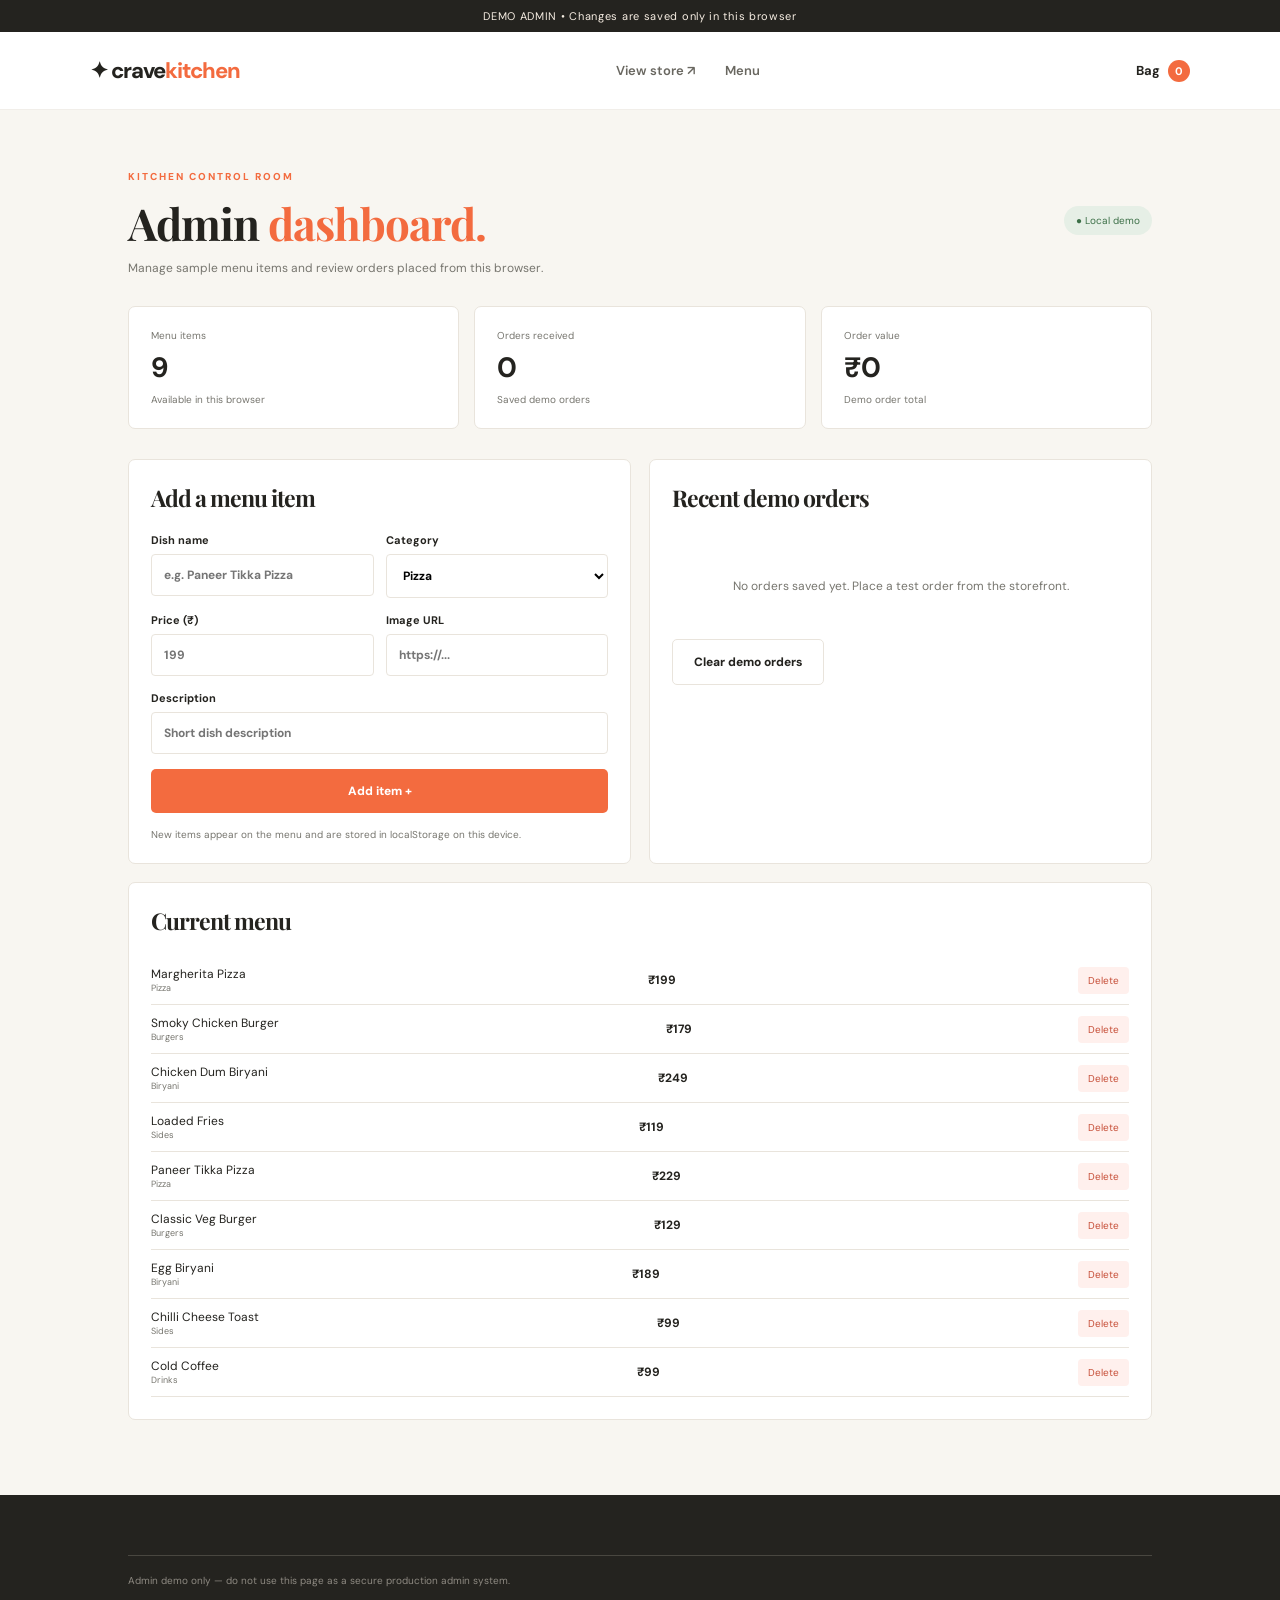
<file: admin.html>
<!DOCTYPE html><html lang="en"><head><meta charset="UTF-8"><meta name="viewport" content="width=device-width,initial-scale=1"><title>Kitchen Admin | 
   Dim Sum</title><link href="https://fonts.googleapis.com/css2?family=DM+Sans:wght@400;500;600;700&family=Playfair+Display:wght@700;800&display=swap" rel="stylesheet">
   <link rel="stylesheet" href="style.css"><script defer src="app.js"></script></head><body class="admin-body">
    <div class="topline">DEMO ADMIN • Changes are saved only in this browser</div><header class="site-header">
        <a class="brand" href="index.html">✦ crave<span>kitchen</span></a><nav class="nav">
            <a href="index.html">View store ↗</a><a href="menu.html">Menu</a></nav><div class="header-actions">
                <a class="icon-link" href="cart.html">Bag <span class="cart-count">0</span></a></div></header><main class="section admin-main">
                    <div class="admin-title"><div><span class="eyebrow">KITCHEN CONTROL ROOM</span><h1>Admin <em>dashboard.</em></h1><p>Manage sample menu 
                        items and review orders placed from this browser.</p></div><span class="admin-chip">● Local demo</span></div><div class="stats-grid">
                            <div class="stat-card"><small>Menu items</small><b id="admin-products-count">0</b><span>Available in this browser</span></div>
                            <div class="stat-card"><small>Orders received</small><b id="admin-orders-count">0</b><span>Saved demo orders</span></div>
                            <div class="stat-card"><small>Order value</small><b id="admin-sales">₹0</b><span>Demo order total</span></div></div>
                            <div class="admin-columns"><section class="admin-panel"><h2>Add a menu item</h2><form id="add-product-form" onsubmit="addProduct(event)">
                                <label>Dish name<input id="new-name" required placeholder="e.g. Paneer Tikka Pizza"></label><label>Category<select id="new-category">
                                    <option>Pizza</option><option>Burgers</option><option>Biryani</option><option>Sides</option><option>Drinks</option></select></label>
                                    <label>Price (₹)<input id="new-price" type="number" min="1" required placeholder="199"></label><label>Image URL<input id="new-image" 
                                        type="url" placeholder="https://..."></label><label>Description<input id="new-description" placeholder="Short dish description">
                                        </label><button class="btn btn-primary full">Add item +</button></form><p class="admin-hint">New items appear on the menu and are
                                             stored in localStorage on this device.</p></section><section class="admin-panel"><h2>Recent demo orders</h2><div id="admin-orders">
                                                <p class="empty-state">No orders saved yet. Place a test order from the storefront.</p></div><button
                                                 class="btn btn-outline" onclick="clearDemoOrders()">Clear demo orders</button></section></div><section
                                                  class="admin-panel admin-menu-panel"><h2>Current menu</h2><div id="admin-menu-list"></div></section>
                                                </main><footer class="footer"><div class="copyright">Admin demo only — do not use this page as a secure
                                                     production admin system.</div></footer></body></html>
</file>
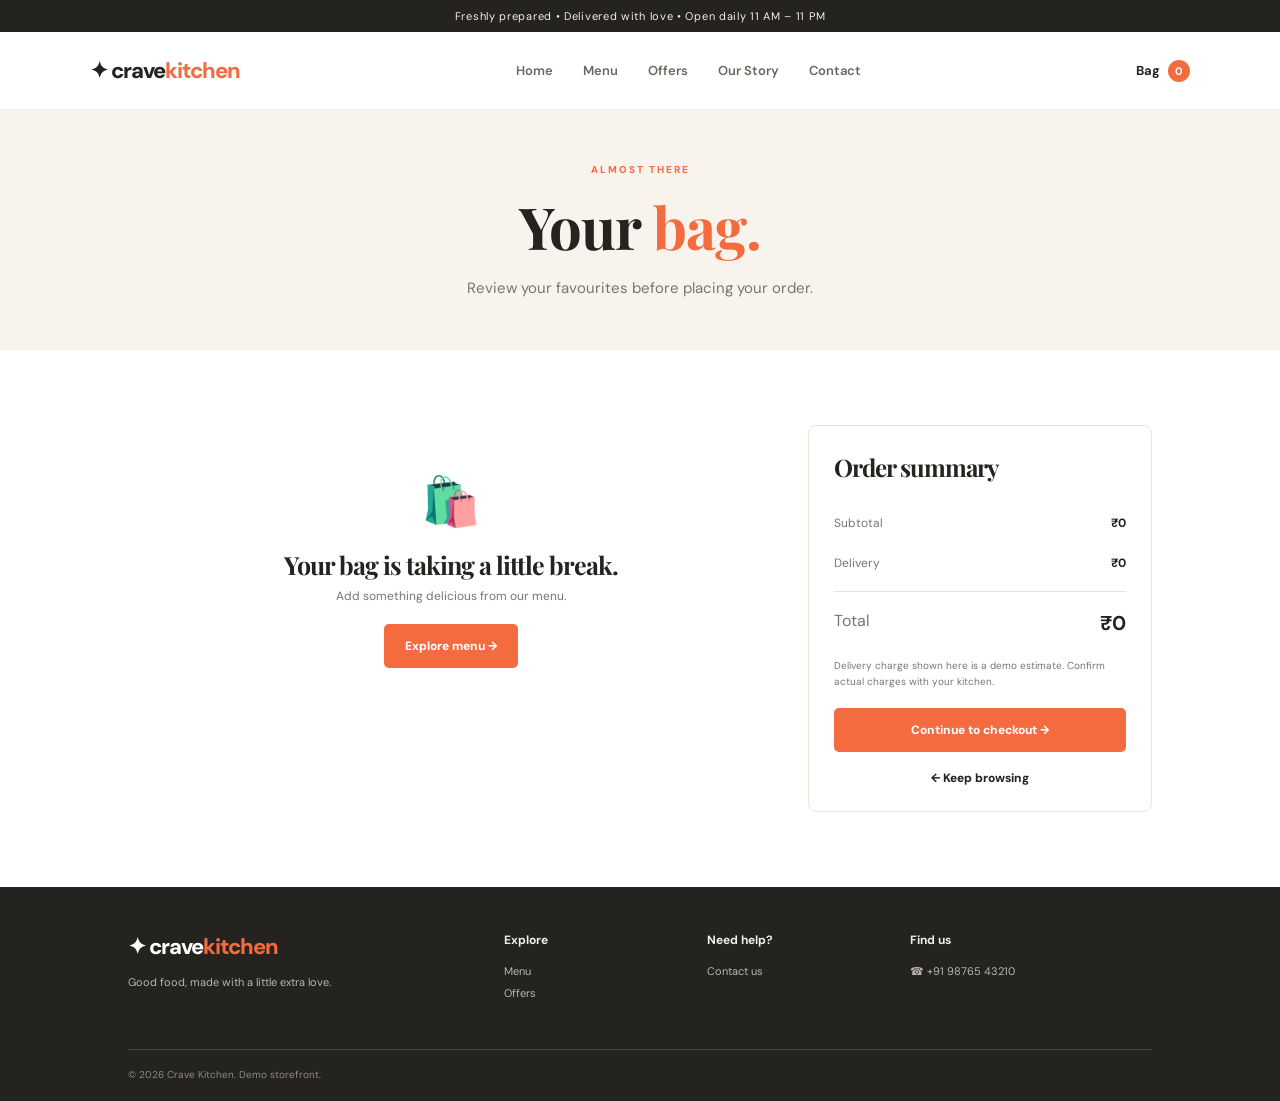
<file: cart.html>
<!DOCTYPE html><html lang="en"><head><meta charset="UTF-8"><meta name="viewport" content="width=device-width,initial-scale=1"><title>Your Bag | Crave Kitchen</title><link href="https://fonts.googleapis.com/css2?family=DM+Sans:wght@400;500;600;700&family=Playfair+Display:wght@700;800&display=swap" rel="stylesheet"><link rel="stylesheet" href="style.css"><script defer src="app.js"></script></head><body>
<div class="topline">Freshly prepared • Delivered with love • Open daily 11 AM – 11 PM</div><header class="site-header"><a class="brand" href="index.html">✦ crave<span>kitchen</span></a><button class="mobile-menu" onclick="document.querySelector('.nav').classList.toggle('show')">☰</button><nav class="nav"><a href="index.html">Home</a><a href="menu.html">Menu</a><a href="offers.html">Offers</a><a href="about.html">Our Story</a><a href="contact.html">Contact</a></nav><div class="header-actions"><a class="icon-link" href="cart.html">Bag <span class="cart-count">0</span></a></div></header>
<main><section class="page-hero compact"><span class="eyebrow">ALMOST THERE</span><h1>Your <em>bag.</em></h1><p>Review your favourites before placing your order.</p></section><section class="section cart-page"><div id="cart-page-items" class="cart-page-items"></div><aside class="order-summary"><h2>Order summary</h2><div class="summary-line"><span>Subtotal</span><b id="subtotal">₹0</b></div><div class="summary-line"><span>Delivery</span><b id="delivery">₹0</b></div><div class="summary-line total-line"><span>Total</span><b id="grand-total">₹0</b></div><p class="summary-note">Delivery charge shown here is a demo estimate. Confirm actual charges with your kitchen.</p><button class="btn btn-primary full" onclick="showCheckout()">Continue to checkout →</button><a class="text-link centered" href="menu.html">← Keep browsing</a></aside></section></main>
<div class="modal" id="checkout-modal"><form class="checkout-form" onsubmit="placeOrder(event)"><button type="button" class="modal-close" onclick="hideCheckout()">×</button><span class="eyebrow">DELIVERY DETAILS</span><h2>Where should we bring it?</h2><label>Full name<input id="customer-name" required placeholder="Your name"></label><label>Mobile number<input id="customer-phone" required type="tel" pattern="[0-9]{10}" maxlength="10" placeholder="10-digit mobile number"></label><label>Delivery address<textarea id="customer-address" required rows="3" placeholder="House, street, area, city"></textarea></label><label>Payment method<select id="payment"><option>Cash on delivery</option><option>UPI (confirm with kitchen)</option></select></label><button class="btn btn-primary full">Place order on WhatsApp →</button><small>Demo checkout: order details open in WhatsApp. No payment is collected on this website.</small></form></div></main><footer class="footer"><div><a class="brand brand-footer" href="index.html">✦ crave<span>kitchen</span></a><p>Good food, made with a little extra love.</p></div><div><b>Explore</b><a href="menu.html">Menu</a><a href="offers.html">Offers</a></div><div><b>Need help?</b><a href="contact.html">Contact us</a></div><div><b>Find us</b><p>☎ +91 98765 43210</p></div><div class="copyright">© 2026 Crave Kitchen. Demo storefront.</div></footer></body></html>
</file>
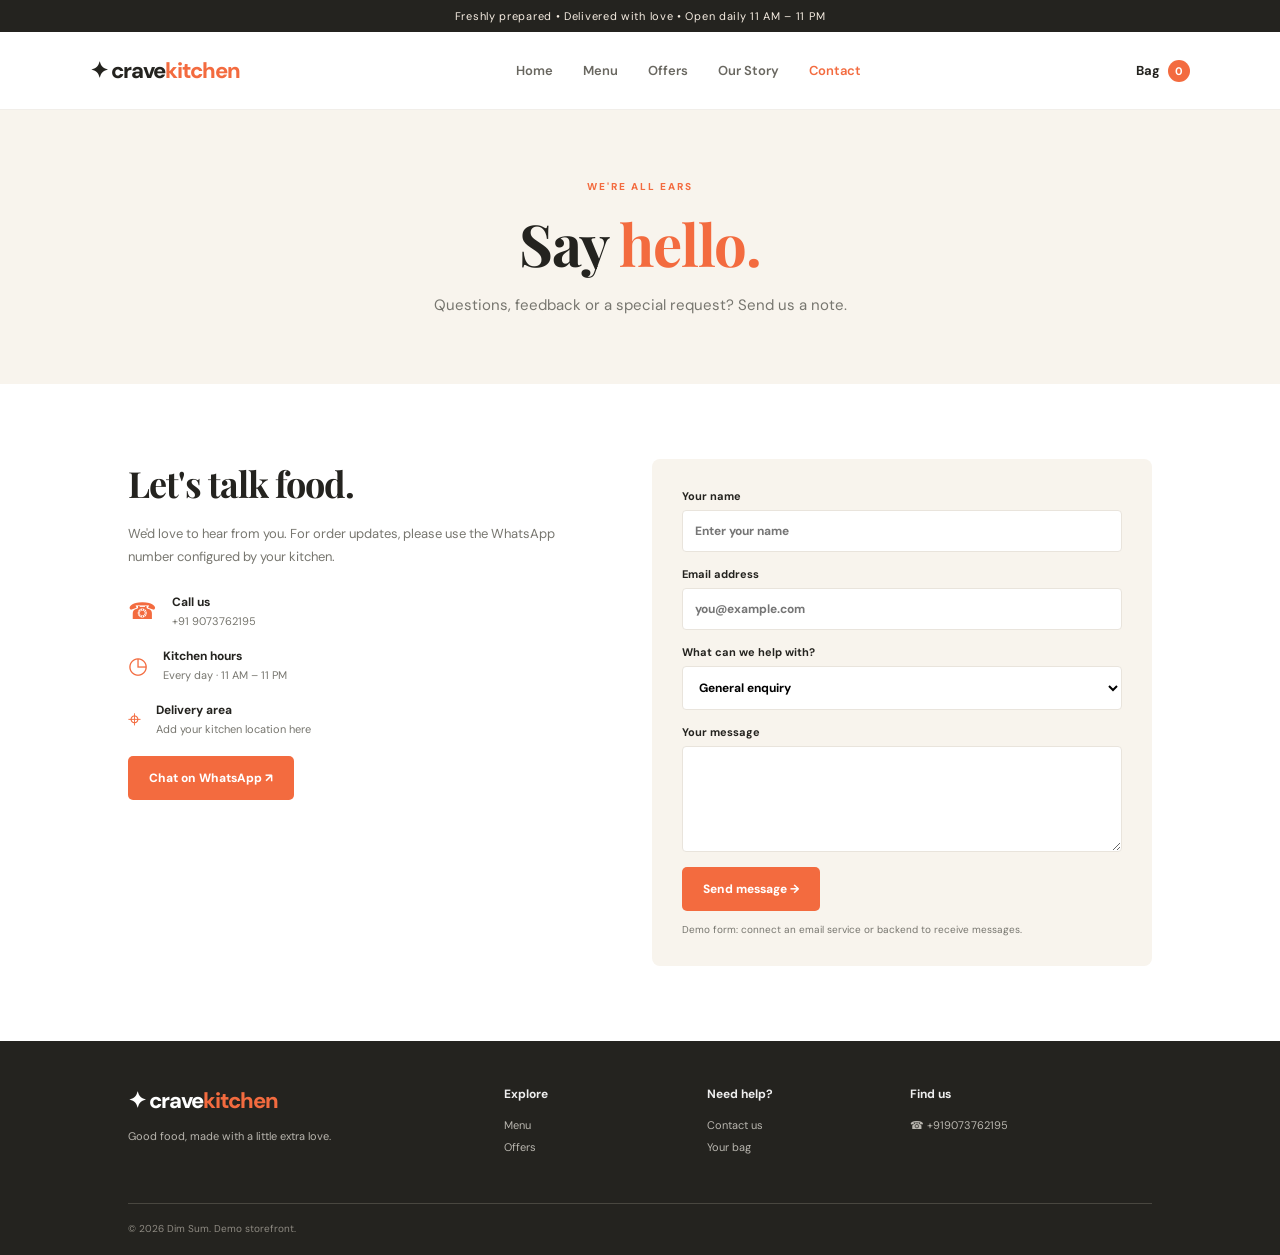
<file: contact.html>
<!DOCTYPE html><html lang="en"><head><meta charset="UTF-8"><meta name="viewport" content="width=device-width,initial-scale=1"><title>Contact | Dim Sum</title><link href="https://fonts.googleapis.com/css2?family=DM+Sans:wght@400;500;600;700&family=Playfair+Display:wght@700;800&display=swap" rel="stylesheet"><link rel="stylesheet" href="style.css"><script defer src="app.js"></script></head><body>
<div class="topline">Freshly prepared • Delivered with love • Open daily 11 AM – 11 PM</div><header class="site-header"><a class="brand" href="index.html">
    ✦ crave<span>kitchen</span></a><button class="mobile-menu" onclick="document.querySelector('.nav').classList.toggle('show')">☰</button><nav class="nav">
        <a href="index.html">Home</a><a href="menu.html">Menu</a><a href="offers.html">Offers</a><a href="about.html">Our Story</a><a class="active" href="contact.html">Contact</a></nav><div class="header-actions"><a class="icon-link" href="cart.html">Bag <span class="cart-count">0</span></a></div></header>
<main><section class="page-hero"><span class="eyebrow">WE'RE ALL EARS</span><h1>Say <em>hello.</em></h1><p>Questions, feedback or a special request? Send us a note.</p>
</section><section class="section contact-layout"><div class="contact-info">
    <h2>Let's talk food.</h2><p>We'd love to hear from you. For order updates, please use the WhatsApp number configured by your kitchen.</p>
    <div class="contact-detail">☎ <span><b>Call us</b><small>+91 9073762195</small></span>
    </div><div class="contact-detail">◷ <span><b>Kitchen hours</b><small>Every day · 11 AM – 11 PM</small>
    </span></div><div class="contact-detail">⌖ <span>
    <b>Delivery area</b><small>Add your kitchen location here</small>
</span></div><a class="btn btn-primary" href="https://wa.me/919073762195" target="_blank" rel="noopener">Chat on WhatsApp ↗</a>
</div><form class="contact-form" onsubmit="sendContact(event)"><label>Your name<input required placeholder="Enter your name">
</label><label>Email address<input required type="email" placeholder="you@example.com"></label><label>What can we help with?<select>
    <option>General enquiry</option><option>Order feedback</option><option>
        Catering / bulk order</option></select></label><label>Your message<textarea required rows="5" placeholder="Write your message...">

        </textarea></label><button class="btn btn-primary">Send message →</button><small id="contact-message">
            Demo form: connect an email service or backend to receive messages.</small></form></section></main><footer class="footer">
                <div><a class="brand brand-footer" href="index.html">✦ crave<span>kitchen</span></a><p>Good food, made with a little extra love.</p>
                </div><div><b>Explore</b><a href="menu.html">Menu</a><a href="offers.html">Offers</a></div><div><b>Need help?</b><a href="contact.html">Contact us</a>
                    <a href="cart.html">Your bag</a></div><div><b>Find us</b><p>☎ +919073762195</p></div><div class="copyright">© 2026 Dim Sum. Demo storefront.</div>
                </footer></body></html>
</file>
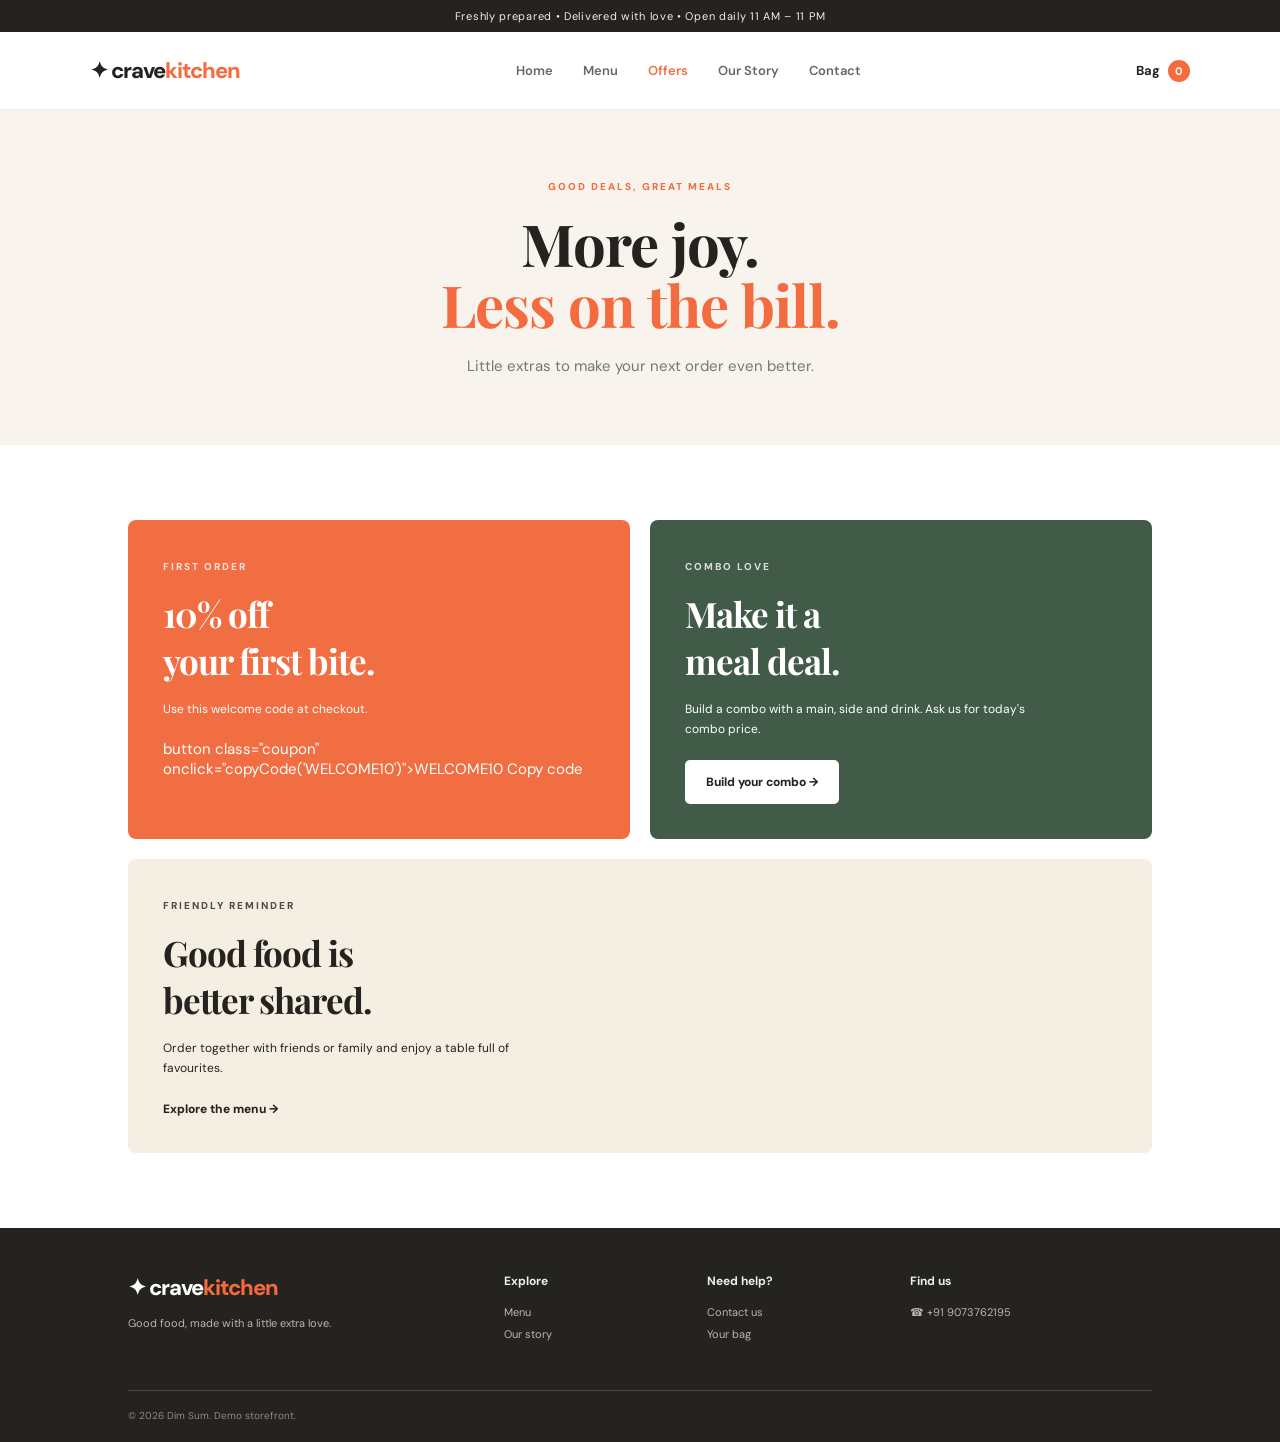
<file: offers.html>
<!DOCTYPE html><html lang="en"><head><meta charset="UTF-8"><meta name="viewport" content="width=device-width,initial-scale=1"><title>Offers | Dim Sum</title><link href="https://fonts.googleapis.com/css2?family=DM+Sans:wght@400;500;600;700&family=Playfair+Display:wght@700;800&display=swap" rel="stylesheet"><link rel="stylesheet" href="style.css"><script defer src="app.js"></script></head><body>
<div class="topline">Freshly prepared • Delivered with love • Open daily 11 AM – 11 PM</div>
<header class="site-header"><a class="brand" href="index.html">✦ crave<span>kitchen</span>
</a><button class="mobile-menu" onclick="document.querySelector('.nav').classList.toggle('show')">☰</button><nav class="nav">
    <a href="index.html">Home</a><a href="menu.html">Menu</a>
    <a class="active" href="offers.html">Offers</a><a href="about.html">Our Story</a><a href="contact.html">Contact</a>
</nav><div class="header-actions"><a class="icon-link" href="cart.html">Bag <span class="cart-count">0</span></a></div></header>
<main><section class="page-hero"><span class="eyebrow">GOOD DEALS, GREAT MEALS</span><h1>More joy.<br><em>Less on the bill.</em>
</h1><p>Little extras to make your next order even better.</p></section><section class="section offer-grid"><article class="offer-card orange">
    <span class="offer-label">FIRST ORDER</span><h2>10% off<br>your first bite.</h2><p>Use this welcome code at checkout.</p>
    button class="coupon" onclick="copyCode('WELCOME10')">WELCOME10 <span>Copy code</span>
</button></article><article class="offer-card dark"><span class="offer-label">COMBO LOVE</span><h2>Make it a<br>meal deal.</h2>
    <p>Build a combo with a main, side and drink. Ask us for today's combo price.</p>
    <a class="btn btn-light" href="menu.html">Build your combo →</a></article>
    <article class="offer-card cream">
        <span class="offer-label">FRIENDLY REMINDER</span><h2>Good food is<br>better shared.</h2>
        <p>Order together with friends or family and enjoy a table full of favourites.</p>
        <a class="text-link" href="menu.html">Explore the menu →</a></article></section></main><footer class="footer"><div>
            <a class="brand brand-footer" href="index.html">✦ crave<span>kitchen</span></a><p>Good food, made with a little extra love.</p>
        </div><div><b>Explore</b><a href="menu.html">Menu</a><a href="about.html">Our story</a></div><div><b>Need help?</b><a href="contact.html">Contact us</a>
            <a href="cart.html">Your bag</a></div><div><b>Find us</b><p>☎ +91 9073762195</p></div><div class="copyright">© 2026 Dim Sum. Demo storefront.</div></footer>
        </body></html>
</file>
<file: style.css>
*{box-sizing:border-box;margin:0;padding:0} :root{--ink:#24231f;--muted:#77766f;--orange:#f36b3f;--cream:#f8f4ed;--line:#e9e4dc;--green:#425b49}body{font-family:"DM Sans",sans-serif;color:var(--ink);background:#fff;font-size:15px}a{color:inherit;text-decoration:none}button,input,textarea,select{font:inherit}.topline{text-align:center;background:var(--ink);color:#f7eee3;padding:9px 12px;font-size:11px;letter-spacing:.7px}.site-header{height:78px;padding:0 7%;display:flex;align-items:center;justify-content:space-between;background:#fff;position:sticky;top:0;z-index:50;border-bottom:1px solid #f1eee9}.brand{font-weight:800;font-size:22px;letter-spacing:-1px}.brand span{color:var(--orange)}.brand-mark{color:var(--orange)}.nav{display:flex;gap:30px}.nav a{font-size:13px;color:#696760;font-weight:600}.nav a:hover,.nav a.active{color:var(--orange)}.header-actions{display:flex;gap:15px;align-items:center}.icon-link{font-size:13px;font-weight:700}.cart-count{display:inline-grid;place-items:center;background:var(--orange);color:white;border-radius:50%;width:22px;height:22px;margin-left:5px;font-size:11px}.mobile-menu{display:none;border:0;background:none;font-size:24px}.hero{background:var(--cream);padding:75px 10%;display:grid;grid-template-columns:1fr 1fr;gap:6%;align-items:center;min-height:570px}.hero-copy{max-width:550px}.eyebrow{font-size:10px;font-weight:800;letter-spacing:2px;color:var(--orange)}h1,h2{font-family:"Playfair Display",serif;letter-spacing:-1px}.hero h1,.page-hero h1{font-size:clamp(48px,6vw,76px);line-height:1.05;margin:18px 0}.hero h1 em,.page-hero h1 em,.admin-title h1 em{color:var(--orange);font-style:normal}.hero-copy>p,.page-hero p{color:var(--muted);line-height:1.8;max-width:480px}.hero-actions{display:flex;align-items:center;gap:25px;margin:28px 0 35px}.btn{display:inline-flex;align-items:center;justify-content:center;border:0;border-radius:5px;padding:14px 21px;font-size:12px;font-weight:800;cursor:pointer;transition:.2s}.btn:hover{transform:translateY(-2px)}.btn-primary{background:var(--orange);color:#fff}.btn-light{background:#fff;color:var(--ink)}.btn-outline{background:#fff;border:1px solid var(--line);color:var(--ink)}.text-link{font-size:12px;font-weight:800}.text-link:hover{color:var(--orange)}.hero-proof{display:flex;align-items:center;gap:13px}.avatars{display:flex}.avatars span{width:34px;height:34px;border-radius:50%;background:white;display:grid;place-items:center;margin-right:-7px;border:2px solid var(--cream)}.hero-proof b,.hero-proof small{display:block;font-size:11px}.hero-proof small{color:var(--muted);margin-top:3px}.hero-visual{position:relative}.hero-photo{height:410px;border-radius:48% 48% 8px 8px;overflow:hidden;transform:rotate(2deg);box-shadow:20px 20px 0 #eadfd1}.hero-photo img{width:100%;height:100%;object-fit:cover}.floating-note{position:absolute;bottom:28px;left:-35px;background:white;padding:15px 20px;box-shadow:0 10px 30px #0001;border-radius:7px}.floating-note span,.floating-note small{display:block}.floating-note span{font-weight:800;color:#d28b25}.floating-note small{font-size:10px;color:var(--muted);margin-top:4px}.round-stamp{position:absolute;right:-20px;top:15px;background:var(--orange);color:#fff;width:90px;height:90px;border-radius:50%;display:grid;place-content:center;text-align:center;font-size:12px;font-weight:800;line-height:1.5;transform:rotate(12deg);border:5px solid #fff}.benefits{display:grid;grid-template-columns:repeat(4,1fr);padding:27px 10%;border-bottom:1px solid var(--line);gap:20px}.benefits div{display:grid;grid-template-columns:35px 1fr;align-items:center;column-gap:10px}.benefits div>span{grid-row:span 2;color:var(--orange);font-size:25px}.benefits b{font-size:12px}.benefits small{font-size:10px;color:var(--muted);margin-top:3px}.section{padding:75px 10%}.section-heading{display:flex;justify-content:space-between;align-items:end;margin-bottom:28px}.section-heading h2,.story h2{font-size:38px;margin-top:8px}.category-tiles{display:grid;grid-template-columns:repeat(3,1fr);gap:20px}.category-tile{position:relative;height:260px;border-radius:8px;overflow:hidden;color:white;padding:22px;display:flex;flex-direction:column;justify-content:end}.category-tile:after{content:"";position:absolute;inset:0;background:linear-gradient(transparent,#0009)}.category-tile img{position:absolute;inset:0;width:100%;height:100%;object-fit:cover;transition:.4s}.category-tile:hover img{transform:scale(1.06)}.category-tile span,.category-tile b{z-index:1}.category-tile span{font-size:25px;font-family:"Playfair Display",serif}.category-tile b{font-size:11px;margin-top:4px}.feature-banner{margin:0 10%;padding:48px 6%;background:var(--green);color:#fff;border-radius:8px;display:flex;justify-content:space-between;align-items:center;overflow:hidden}.eyebrow.light{color:#f8b69e}.feature-banner h2{font-size:36px;margin:12px 0}.feature-banner p{color:#d4ded5;max-width:420px;font-size:13px;line-height:1.7;margin-bottom:20px}.banner-art{font-size:65px;white-space:nowrap;transform:rotate(-8deg)}.banner-art span{font-size:30px;color:#f7b18f}.product-grid{display:grid;grid-template-columns:repeat(3,1fr);gap:22px}.product-card{border:1px solid var(--line);border-radius:8px;overflow:hidden;background:#fff;transition:.25s}.product-card:hover{transform:translateY(-5px);box-shadow:0 14px 30px #29231a10}.product-image{height:205px;position:relative;overflow:hidden;background:var(--cream)}.product-image img{width:100%;height:100%;object-fit:cover;transition:.4s}.product-card:hover .product-image img{transform:scale(1.04)}.heart{position:absolute;right:12px;top:12px;border:0;background:white;border-radius:50%;width:34px;height:34px;font-size:20px;cursor:pointer;color:#777}.heart.liked{color:#e74e55}.product-tag{position:absolute;left:12px;top:12px;background:#fff;color:var(--green);padding:6px 9px;border-radius:3px;font-size:9px;font-weight:800;text-transform:uppercase}.product-info{padding:17px}.product-meta{display:flex;justify-content:space-between;font-size:10px;color:var(--muted);text-transform:uppercase;letter-spacing:.7px}.product-meta span:last-child{color:#c58b2d}.product-info h3{font-family:"Playfair Display",serif;font-size:20px;margin:9px 0 5px}.product-info p{font-size:11px;color:var(--muted);min-height:34px;line-height:1.5}.product-bottom{display:flex;align-items:center;justify-content:space-between;margin-top:14px}.product-bottom>b{font-size:17px}.add-button{border:1px solid var(--orange);color:var(--orange);background:white;padding:8px 14px;border-radius:4px;font-size:11px;font-weight:800;cursor:pointer}.add-button:hover{background:var(--orange);color:white}.newsletter{margin:0 10% 75px;padding:35px 5%;background:#f6f0e7;border-radius:8px;display:flex;align-items:center;justify-content:space-between;gap:20px}.newsletter h2{font-size:30px;margin:7px 0}.newsletter p{font-size:12px;color:var(--muted)}.newsletter form{display:flex;gap:8px}.newsletter input,.search-input{border:1px solid var(--line);background:white;padding:13px 15px;border-radius:4px;min-width:230px;outline-color:var(--orange)}.footer{background:#24231f;color:#eee;padding:45px 10% 20px;display:grid;grid-template-columns:2fr 1fr 1fr 1.4fr;gap:30px}.brand-footer{color:white;display:block;margin-bottom:10px}.footer p,.footer a:not(.brand){font-size:11px;color:#b9b6af;line-height:2;display:block}.footer b{font-size:12px;display:block;margin-bottom:12px}.copyright{grid-column:1/-1;border-top:1px solid #494740;padding-top:18px;color:#8e8a82;font-size:10px;margin-top:15px}.page-hero{text-align:center;background:var(--cream);padding:65px 10%}.page-hero h1{font-size:58px}.page-hero p{margin:auto}.page-hero.compact{padding:48px 10%}.menu-wrap{padding-top:45px}.menu-toolbar{display:flex;justify-content:space-between;align-items:center;gap:20px;margin-bottom:28px}.filter-pills{display:flex;gap:8px;flex-wrap:wrap}.filter{background:#f7f4ef;border:0;padding:10px 16px;border-radius:30px;font-size:11px;cursor:pointer}.filter.active,.filter:hover{background:var(--ink);color:white}.search-input{min-width:210px}.offer-grid{display:grid;grid-template-columns:repeat(2,1fr);gap:20px}.offer-card{padding:35px;border-radius:8px;min-height:260px}.offer-card.orange{background:#f16e43;color:white}.offer-card.dark{background:var(--green);color:white}.offer-card.cream{background:#f5eee3;color:var(--ink);grid-column:1/-1;min-height:200px}.offer-label{font-size:10px;font-weight:800;letter-spacing:2px;opacity:.8}.offer-card h2{font-size:35px;margin:15px 0}.offer-card p{font-size:12px;line-height:1.7;margin-bottom:20px;max-width:360px}.coupon{background:#fff;color:var(--ink);border:1px dashed var(--orange);padding:12px 15px;font-weight:800;letter-spacing:1px;cursor:pointer}.coupon span{font-size:10px;color:var(--orange);margin-left:12px}.story{display:grid;grid-template-columns:1fr 1fr;gap:55px;align-items:center}.story>img{width:100%;height:380px;object-fit:cover;border-radius:8px}.story p{font-size:13px;color:var(--muted);line-height:1.9;margin:16px 0}.values{background:var(--cream);padding:45px 10%;display:grid;grid-template-columns:repeat(3,1fr);gap:35px}.values b{color:var(--orange);font-size:12px}.values h3{font-family:"Playfair Display",serif;font-size:22px;margin:12px 0}.values p{font-size:12px;color:var(--muted);line-height:1.7}.contact-layout{display:grid;grid-template-columns:1fr 1.1fr;gap:70px}.contact-info h2{font-size:36px}.contact-info>p{font-size:13px;color:var(--muted);line-height:1.8;margin:15px 0 25px}.contact-detail{display:flex;gap:15px;align-items:center;margin:20px 0;color:var(--orange);font-size:23px}.contact-detail b,.contact-detail small{display:block;color:var(--ink)}.contact-detail b{font-size:12px}.contact-detail small{font-size:11px;color:var(--muted);margin-top:4px}.contact-form,.checkout-form{background:var(--cream);padding:30px;border-radius:8px}.contact-form label,.checkout-form label,.admin-panel label{display:block;font-size:11px;font-weight:700;margin-bottom:15px}.contact-form input,.contact-form textarea,.contact-form select,.checkout-form input,.checkout-form textarea,.checkout-form select,.admin-panel input,.admin-panel select{display:block;width:100%;margin-top:7px;padding:12px;border:1px solid var(--line);background:white;border-radius:4px;outline-color:var(--orange);font-size:12px}.contact-form small,.checkout-form small{display:block;font-size:10px;color:var(--muted);margin-top:12px}.cart-page{display:grid;grid-template-columns:1.5fr .8fr;gap:35px;align-items:start}.cart-row{display:flex;gap:17px;align-items:center;padding:17px 0;border-bottom:1px solid var(--line)}.cart-row img{width:105px;height:95px;object-fit:cover;border-radius:6px}.cart-row-info{flex:1}.cart-row-info h3{font-family:"Playfair Display",serif;font-size:18px}.cart-row-info small{display:block;color:var(--muted);font-size:10px;margin:4px 0}.cart-row-info>b{font-size:13px}.qty-control{display:flex;gap:12px;align-items:center;margin-top:8px}.qty-control button{width:25px;height:25px;border:1px solid var(--line);background:white;cursor:pointer}.qty-control span{font-size:12px}.remove-item{border:0;background:none;color:#c75d49;font-size:10px;cursor:pointer}.order-summary{border:1px solid var(--line);padding:25px;border-radius:8px;position:sticky;top:100px}.order-summary h2{font-size:24px;margin-bottom:20px}.summary-line{display:flex;justify-content:space-between;padding:12px 0;font-size:12px;color:var(--muted)}.summary-line b{color:var(--ink)}.total-line{border-top:1px solid var(--line);margin-top:8px;padding-top:18px;font-size:16px}.total-line b{font-size:20px}.summary-note{font-size:10px;color:var(--muted);line-height:1.6;margin:10px 0 18px}.full{width:100%}.centered{display:block;text-align:center;margin-top:18px}.empty-cart,.empty-state{text-align:center;padding:45px 20px;color:var(--muted);font-size:12px}.empty-cart>span{font-size:48px}.empty-cart h2{font-size:25px;color:var(--ink);margin:15px 0 7px}.empty-cart .btn{margin-top:20px}.modal{display:none;position:fixed;inset:0;background:#15130fc9;z-index:100;align-items:center;justify-content:center;padding:15px}.modal.visible{display:flex}.checkout-form{width:min(440px,100%);position:relative;background:white}.checkout-form h2{font-size:27px;margin:8px 0 22px}.modal-close{position:absolute;right:18px;top:12px;border:0;background:none;font-size:26px;cursor:pointer}.toast{position:fixed;bottom:25px;left:50%;transform:translate(-50%,20px);background:var(--ink);color:#fff;padding:13px 20px;border-radius:5px;font-size:12px;opacity:0;pointer-events:none;transition:.25s;z-index:200}.toast.show{opacity:1;transform:translate(-50%,0)}.admin-body{background:#f8f6f1}.admin-main{padding-top:55px}.admin-title{display:flex;justify-content:space-between;align-items:center}.admin-title h1{font-size:44px;margin:8px 0}.admin-title p{font-size:12px;color:var(--muted)}.admin-chip{background:#e6efe6;color:#3d7048;padding:8px 12px;border-radius:20px;font-size:10px}.stats-grid{display:grid;grid-template-columns:repeat(3,1fr);gap:15px;margin:30px 0}.stat-card,.admin-panel{background:white;border:1px solid var(--line);border-radius:7px;padding:22px}.stat-card small,.stat-card span{display:block;color:var(--muted);font-size:10px}.stat-card b{display:block;font-size:28px;margin:7px 0}.admin-columns{display:grid;grid-template-columns:1fr 1fr;gap:18px}.admin-panel h2{font-family:"Playfair Display",serif;font-size:23px;margin-bottom:20px}.admin-panel form{display:grid;grid-template-columns:1fr 1fr;gap:0 12px}.admin-panel form label:last-of-type,.admin-panel form button{grid-column:1/-1}.admin-hint{font-size:10px;color:var(--muted);margin-top:15px}.admin-order{padding:12px 0;border-bottom:1px solid var(--line);font-size:11px}.admin-order span{float:right;color:var(--muted);font-size:9px}.admin-order p{color:var(--muted);margin:6px 0}.admin-menu-panel{margin-top:18px}.admin-menu-row{display:flex;justify-content:space-between;align-items:center;padding:10px 0;border-bottom:1px solid var(--line);font-size:12px}.admin-menu-row small{display:block;color:var(--muted);font-size:9px}.admin-menu-row button{border:0;background:#fff0ed;color:#c64e37;padding:7px 10px;border-radius:4px;font-size:10px;cursor:pointer}
@media(max-width:850px){.site-header{padding:0 5%}.nav{gap:14px}.hero{padding:55px 7%}.section{padding:60px 7%}.benefits{padding:25px 7%}.footer{padding:40px 7%}.product-grid{grid-template-columns:repeat(2,1fr)}.contact-layout{gap:30px}.feature-banner{margin:0 7%}.newsletter{margin:0 7% 60px}}
@media(max-width:650px){.site-header{height:68px}.mobile-menu{display:block}.nav{display:none;position:absolute;top:68px;left:0;right:0;background:white;padding:20px 7%;flex-direction:column;box-shadow:0 10px 15px #0001}.nav.show{display:flex}.header-actions{margin-left:auto;margin-right:15px}.hero{grid-template-columns:1fr;text-align:center;padding:45px 7%}.hero-copy{margin:auto}.hero-actions,.hero-proof{justify-content:center}.hero-visual{max-width:430px;width:90%;margin:10px auto}.hero-photo{height:300px}.floating-note{left:-12px}.round-stamp{right:-12px}.benefits{grid-template-columns:1fr 1fr;gap:22px}.section-heading{align-items:flex-start;gap:15px;flex-direction:column}.category-tiles{grid-template-columns:1fr}.category-tile{height:210px}.feature-banner{margin:0 5%;padding:30px 7%}.feature-banner h2{font-size:27px}.banner-art{font-size:35px}.banner-art span{font-size:18px}.product-grid{grid-template-columns:1fr 1fr;gap:12px}.product-image{height:145px}.product-info{padding:12px}.product-info h3{font-size:16px}.product-info p{font-size:10px}.product-bottom>b{font-size:14px}.add-button{padding:7px 9px}.newsletter{flex-direction:column;align-items:flex-start;padding:25px}.newsletter form{width:100%}.newsletter input{min-width:0;flex:1;width:100%}.footer{grid-template-columns:1fr 1fr}.footer>div:first-child{grid-column:1/-1}.page-hero{padding:48px 7%}.page-hero h1{font-size:44px}.menu-toolbar{align-items:stretch;flex-direction:column}.search-input{width:100%}.filter-pills{gap:6px}.filter{padding:9px 12px}.offer-grid{grid-template-columns:1fr}.offer-card.cream{grid-column:auto}.story,.contact-layout,.cart-page,.admin-columns{grid-template-columns:1fr}.story>img{height:260px}.values{grid-template-columns:1fr;padding:35px 8%;gap:20px}.order-summary{position:static}.cart-row img{width:78px;height:78px}.remove-item{align-self:flex-start}.stats-grid{grid-template-columns:1fr}.admin-title{align-items:flex-start;gap:15px;flex-direction:column}.admin-title h1{font-size:35px}.admin-panel form{grid-template-columns:1fr}.admin-panel form label:last-of-type,.admin-panel form button{grid-column:auto}}
@media(max-width:390px){.product-grid{grid-template-columns:1fr}.product-image{height:190px}.hero h1{font-size:47px}.banner-art{display:none}.cart-row{gap:10px}.cart-row-info h3{font-size:15px}}
</file>
